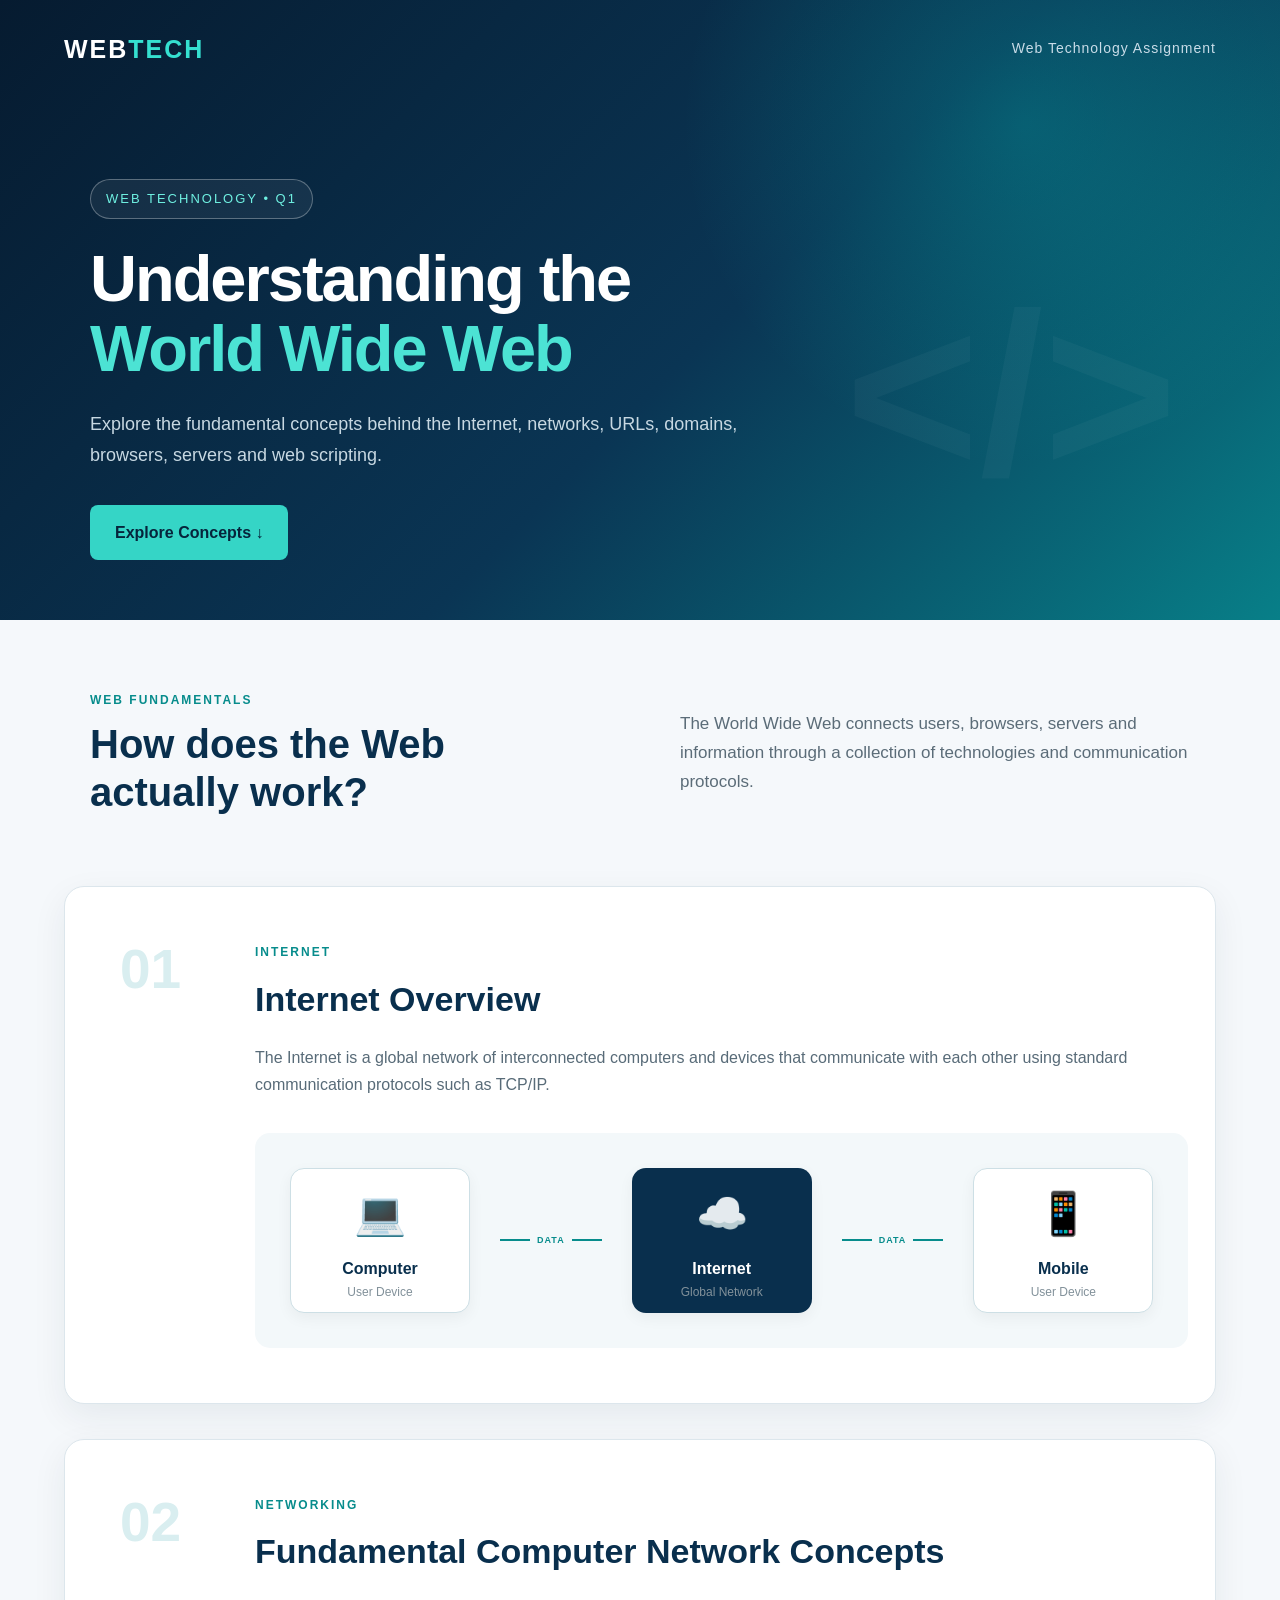
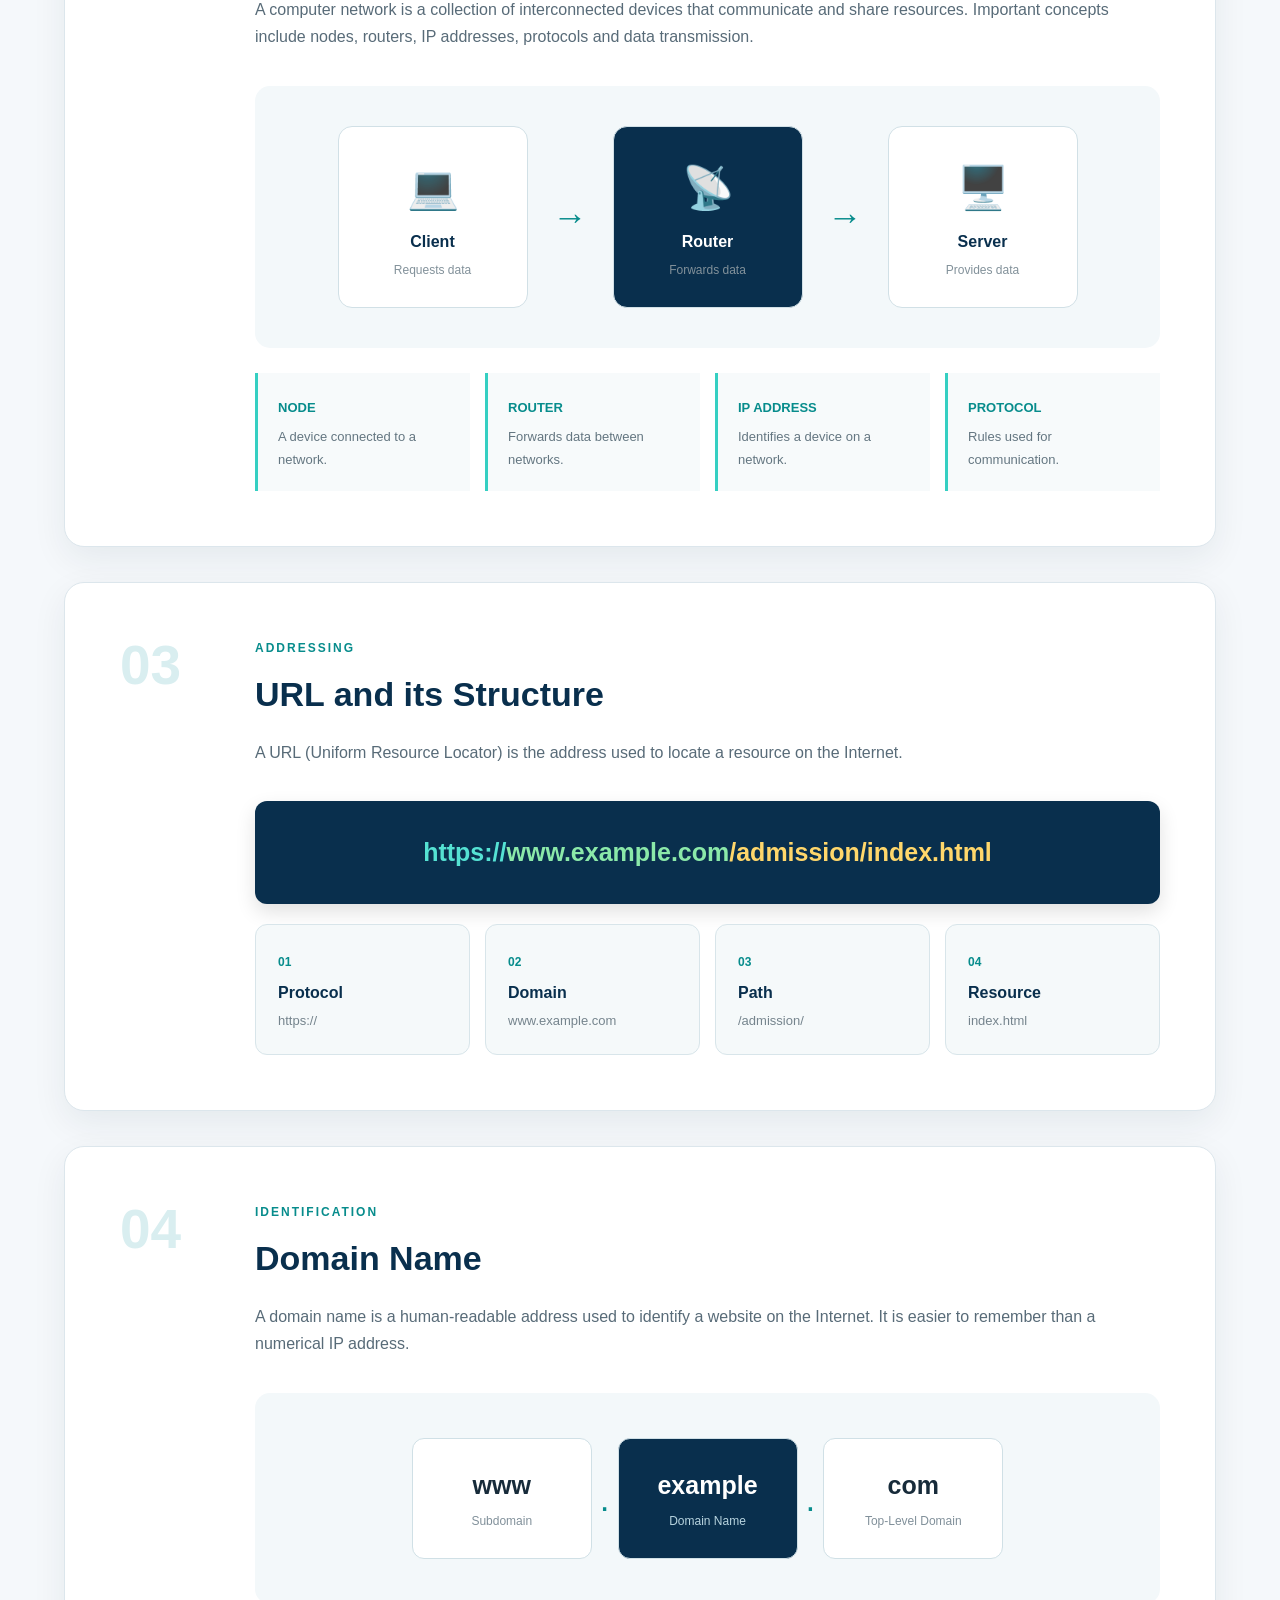
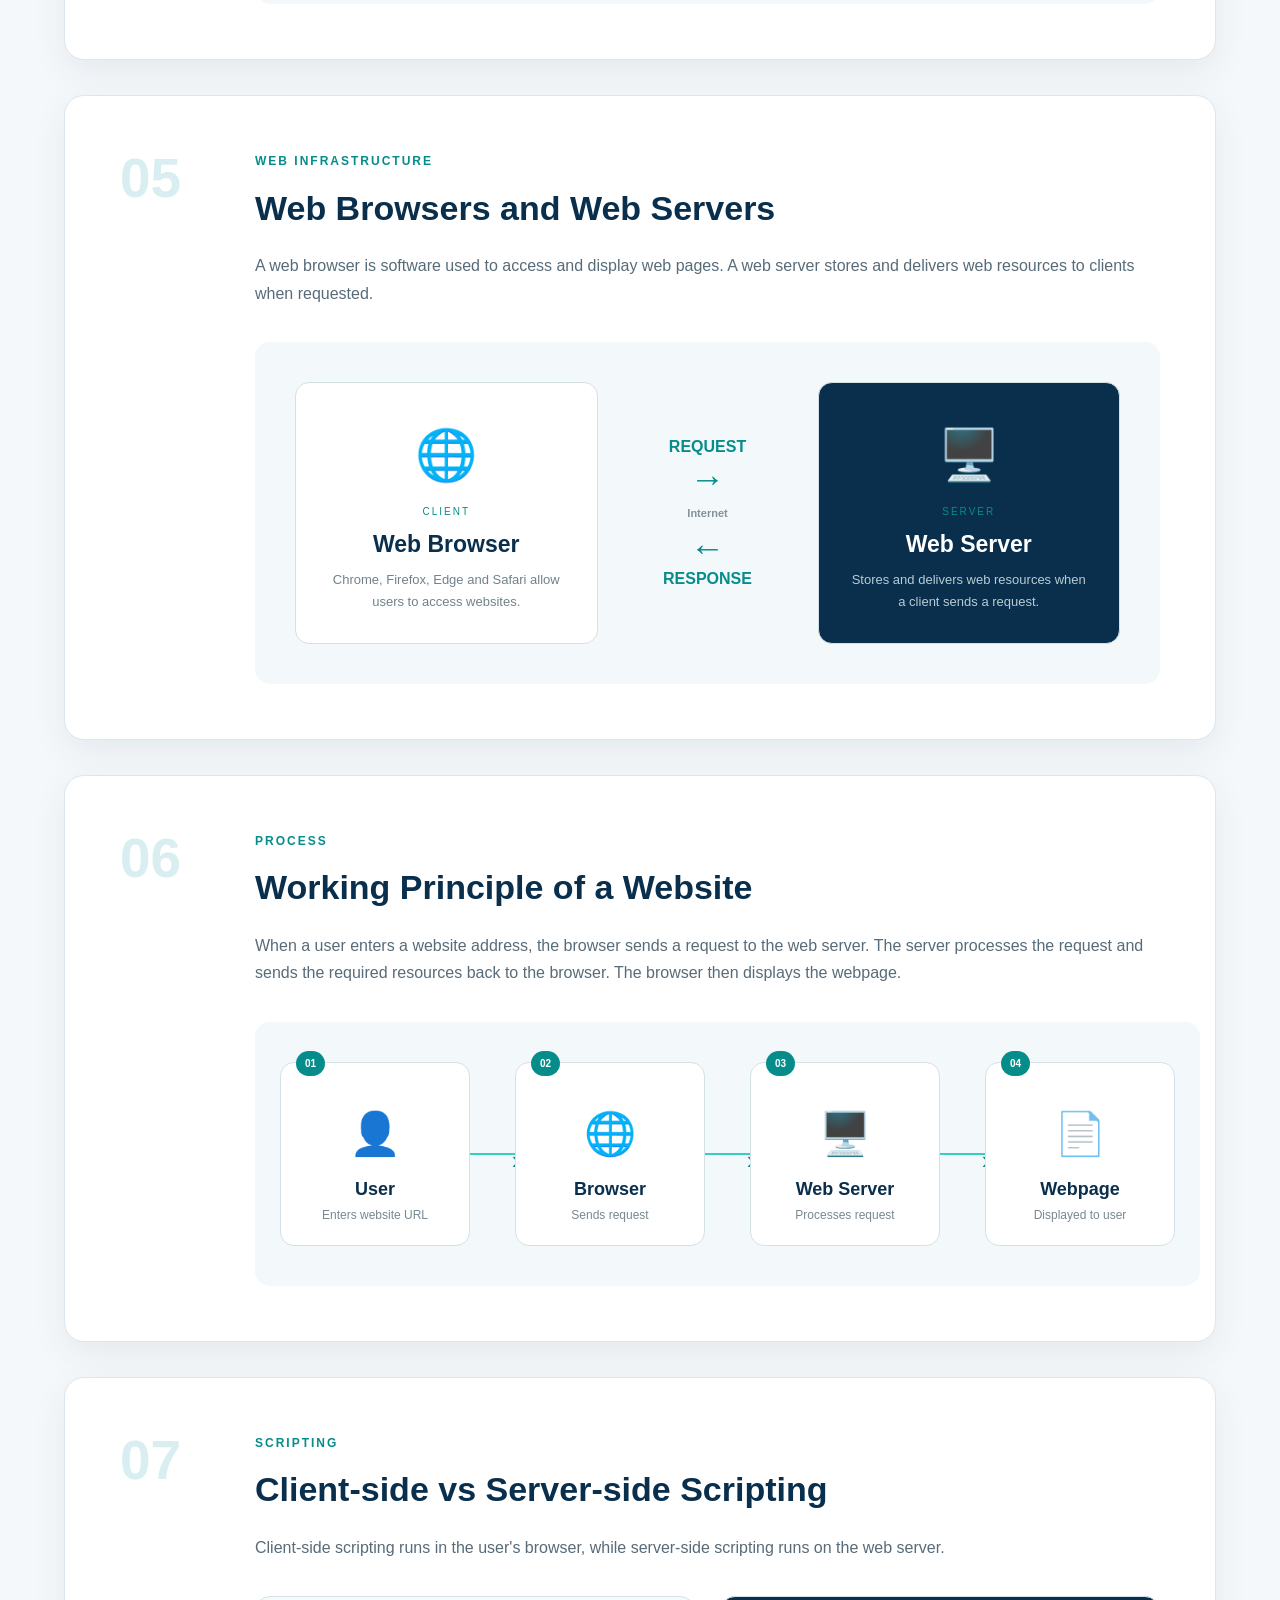
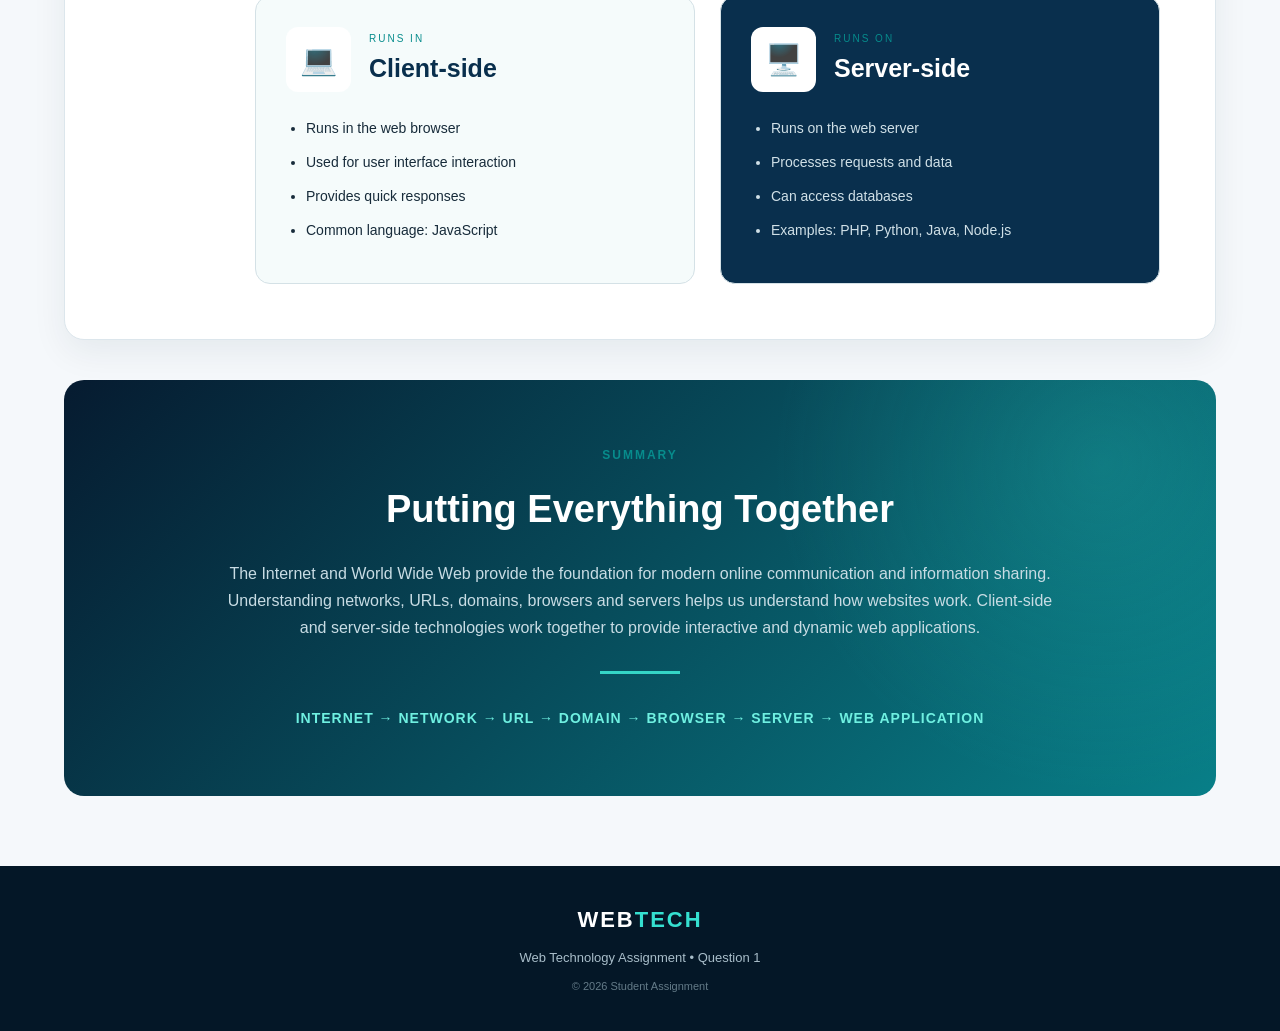
<file: Q1/index.html>
<!DOCTYPE html>
<html lang="en">

<head>
    <meta charset="UTF-8">
    <meta name="viewport" content="width=device-width, initial-scale=1.0">

    <title>Web Technology | Fundamental Concepts</title>

    <link rel="stylesheet" href="style.css">
</head>

<body>

    <!-- ================= HERO ================= -->

    <header class="hero">

        <nav>
            <div class="logo">WEB<span>TECH</span></div>

            <div class="nav-text">
                Web Technology Assignment
            </div>
        </nav>

        <div class="hero-content">

            <div class="hero-label">
                WEB TECHNOLOGY • Q1
            </div>

            <h1>
                Understanding the
                <span>World Wide Web</span>
            </h1>

            <p>
                Explore the fundamental concepts behind the Internet,
                networks, URLs, domains, browsers, servers and web scripting.
            </p>

            <div class="hero-buttons">
                <a href="#internet">Explore Concepts ↓</a>
            </div>

        </div>

        <div class="hero-decoration">
            &lt;/&gt;
        </div>

    </header>


    <!-- ================= INTRO ================= -->

    <section class="intro">

        <div>
            <p class="small-title">WEB FUNDAMENTALS</p>

            <h2>
                How does the Web actually work?
            </h2>
        </div>

        <p>
            The World Wide Web connects users, browsers, servers and
            information through a collection of technologies and
            communication protocols.
        </p>

    </section>


    <main>


        <!-- ================= 01 ================= -->

        <section class="concept" id="internet">

            <div class="number">
                01
            </div>

            <div class="concept-content">

                <p class="tag">INTERNET</p>

                <h2>Internet Overview</h2>

                <p>
                    The Internet is a global network of interconnected
                    computers and devices that communicate with each other
                    using standard communication protocols such as TCP/IP.
                </p>

                <div class="visual internet-visual">

                    <div class="visual-item">
                        <div class="icon">💻</div>
                        <strong>Computer</strong>
                        <small>User Device</small>
                    </div>

                    <div class="connection">
                        <span></span>
                        <b>DATA</b>
                        <span></span>
                    </div>

                    <div class="visual-item central">
                        <div class="icon">☁️</div>
                        <strong>Internet</strong>
                        <small>Global Network</small>
                    </div>

                    <div class="connection">
                        <span></span>
                        <b>DATA</b>
                        <span></span>
                    </div>

                    <div class="visual-item">
                        <div class="icon">📱</div>
                        <strong>Mobile</strong>
                        <small>User Device</small>
                    </div>

                </div>

            </div>

        </section>


        <!-- ================= 02 ================= -->

        <section class="concept reverse">

            <div class="number">
                02
            </div>

            <div class="concept-content">

                <p class="tag">NETWORKING</p>

                <h2>Fundamental Computer Network Concepts</h2>

                <p>
                    A computer network is a collection of interconnected
                    devices that communicate and share resources.
                    Important concepts include nodes, routers, IP addresses,
                    protocols and data transmission.
                </p>

                <div class="network-visual">

                    <div class="network-item">
                        <div class="network-icon">💻</div>
                        <strong>Client</strong>
                        <small>Requests data</small>
                    </div>

                    <div class="network-arrow">→</div>

                    <div class="network-item highlight">
                        <div class="network-icon">📡</div>
                        <strong>Router</strong>
                        <small>Forwards data</small>
                    </div>

                    <div class="network-arrow">→</div>

                    <div class="network-item">
                        <div class="network-icon">🖥️</div>
                        <strong>Server</strong>
                        <small>Provides data</small>
                    </div>

                </div>

                <div class="definition-grid">

                    <div>
                        <b>NODE</b>
                        <p>A device connected to a network.</p>
                    </div>

                    <div>
                        <b>ROUTER</b>
                        <p>Forwards data between networks.</p>
                    </div>

                    <div>
                        <b>IP ADDRESS</b>
                        <p>Identifies a device on a network.</p>
                    </div>

                    <div>
                        <b>PROTOCOL</b>
                        <p>Rules used for communication.</p>
                    </div>

                </div>

            </div>

        </section>


        <!-- ================= 03 ================= -->

        <section class="concept">

            <div class="number">
                03
            </div>

            <div class="concept-content">

                <p class="tag">ADDRESSING</p>

                <h2>URL and its Structure</h2>

                <p>
                    A URL (Uniform Resource Locator) is the address used
                    to locate a resource on the Internet.
                </p>

                <div class="url-display">

                    <span class="url-protocol">https://</span><span
                        class="url-domain">www.example.com</span><span
                        class="url-path">/admission/index.html</span>

                </div>

                <div class="url-breakdown">

                    <div>
                        <span>01</span>
                        <strong>Protocol</strong>
                        <p>https://</p>
                    </div>

                    <div>
                        <span>02</span>
                        <strong>Domain</strong>
                        <p>www.example.com</p>
                    </div>

                    <div>
                        <span>03</span>
                        <strong>Path</strong>
                        <p>/admission/</p>
                    </div>

                    <div>
                        <span>04</span>
                        <strong>Resource</strong>
                        <p>index.html</p>
                    </div>

                </div>

            </div>

        </section>


        <!-- ================= 04 ================= -->

        <section class="concept reverse">

            <div class="number">
                04
            </div>

            <div class="concept-content">

                <p class="tag">IDENTIFICATION</p>

                <h2>Domain Name</h2>

                <p>
                    A domain name is a human-readable address used to
                    identify a website on the Internet. It is easier to
                    remember than a numerical IP address.
                </p>

                <div class="domain-display">

                    <div class="domain-piece">
                        <strong>www</strong>
                        <span>Subdomain</span>
                    </div>

                    <div class="dot">.</div>

                    <div class="domain-piece main-domain">
                        <strong>example</strong>
                        <span>Domain Name</span>
                    </div>

                    <div class="dot">.</div>

                    <div class="domain-piece">
                        <strong>com</strong>
                        <span>Top-Level Domain</span>
                    </div>

                </div>

            </div>

        </section>


        <!-- ================= 05 ================= -->

        <section class="concept">

            <div class="number">
                05
            </div>

            <div class="concept-content">

                <p class="tag">WEB INFRASTRUCTURE</p>

                <h2>Web Browsers and Web Servers</h2>

                <p>
                    A web browser is software used to access and display
                    web pages. A web server stores and delivers web
                    resources to clients when requested.
                </p>

                <div class="browser-server">

                    <div class="browser-card">

                        <div class="big-icon">🌐</div>

                        <p class="card-label">CLIENT</p>

                        <h3>Web Browser</h3>

                        <p>
                            Chrome, Firefox, Edge and Safari
                            allow users to access websites.
                        </p>

                    </div>

                    <div class="communication">

                        <span>REQUEST</span>
                        <div>→</div>
                        <small>Internet</small>
                        <div>←</div>
                        <span>RESPONSE</span>

                    </div>

                    <div class="browser-card server-card">

                        <div class="big-icon">🖥️</div>

                        <p class="card-label">SERVER</p>

                        <h3>Web Server</h3>

                        <p>
                            Stores and delivers web resources
                            when a client sends a request.
                        </p>

                    </div>

                </div>

            </div>

        </section>


        <!-- ================= 06 ================= -->

        <section class="concept">

            <div class="number">
                06
            </div>

            <div class="concept-content">

                <p class="tag">PROCESS</p>

                <h2>Working Principle of a Website</h2>

                <p>
                    When a user enters a website address, the browser
                    sends a request to the web server. The server processes
                    the request and sends the required resources back to
                    the browser. The browser then displays the webpage.
                </p>

                <div class="process">

                    <div class="process-step">

                        <span>01</span>

                        <div class="process-icon">👤</div>

                        <h3>User</h3>

                        <p>
                            Enters website URL
                        </p>

                    </div>

                    <div class="process-line"></div>

                    <div class="process-step">

                        <span>02</span>

                        <div class="process-icon">🌐</div>

                        <h3>Browser</h3>

                        <p>
                            Sends request
                        </p>

                    </div>

                    <div class="process-line"></div>

                    <div class="process-step">

                        <span>03</span>

                        <div class="process-icon">🖥️</div>

                        <h3>Web Server</h3>

                        <p>
                            Processes request
                        </p>

                    </div>

                    <div class="process-line"></div>

                    <div class="process-step">

                        <span>04</span>

                        <div class="process-icon">📄</div>

                        <h3>Webpage</h3>

                        <p>
                            Displayed to user
                        </p>

                    </div>

                </div>

            </div>

        </section>


        <!-- ================= 07 ================= -->

        <section class="concept">

            <div class="number">
                07
            </div>

            <div class="concept-content">

                <p class="tag">SCRIPTING</p>

                <h2>Client-side vs Server-side Scripting</h2>

                <p>
                    Client-side scripting runs in the user's browser,
                    while server-side scripting runs on the web server.
                </p>

                <div class="comparison">

                    <div class="comparison-card client">

                        <div class="comparison-header">

                            <div class="comparison-icon">
                                💻
                            </div>

                            <div>
                                <p>RUNS IN</p>
                                <h3>Client-side</h3>
                            </div>

                        </div>

                        <ul>
                            <li>Runs in the web browser</li>
                            <li>Used for user interface interaction</li>
                            <li>Provides quick responses</li>
                            <li>Common language: JavaScript</li>
                        </ul>

                    </div>


                    <div class="comparison-card server">

                        <div class="comparison-header">

                            <div class="comparison-icon">
                                🖥️
                            </div>

                            <div>
                                <p>RUNS ON</p>
                                <h3>Server-side</h3>
                            </div>

                        </div>

                        <ul>
                            <li>Runs on the web server</li>
                            <li>Processes requests and data</li>
                            <li>Can access databases</li>
                            <li>Examples: PHP, Python, Java, Node.js</li>
                        </ul>

                    </div>

                </div>

            </div>

        </section>


        <!-- ================= CONCLUSION ================= -->

        <section class="final-section">

            <p class="tag">SUMMARY</p>

            <h2>Putting Everything Together</h2>

            <p>
                The Internet and World Wide Web provide the foundation
                for modern online communication and information sharing.
                Understanding networks, URLs, domains, browsers and
                servers helps us understand how websites work.
                Client-side and server-side technologies work together
                to provide interactive and dynamic web applications.
            </p>

            <div class="final-line"></div>

            <strong>
                INTERNET → NETWORK → URL → DOMAIN → BROWSER → SERVER → WEB APPLICATION
            </strong>

        </section>

    </main>


    <!-- ================= FOOTER ================= -->

    <footer>

        <div class="footer-logo">
            WEB<span>TECH</span>
        </div>

        <p>
            Web Technology Assignment • Question 1
        </p>

        <p class="copyright">
            © 2026 Student Assignment
        </p>

    </footer>

</body>

</html>
</file>
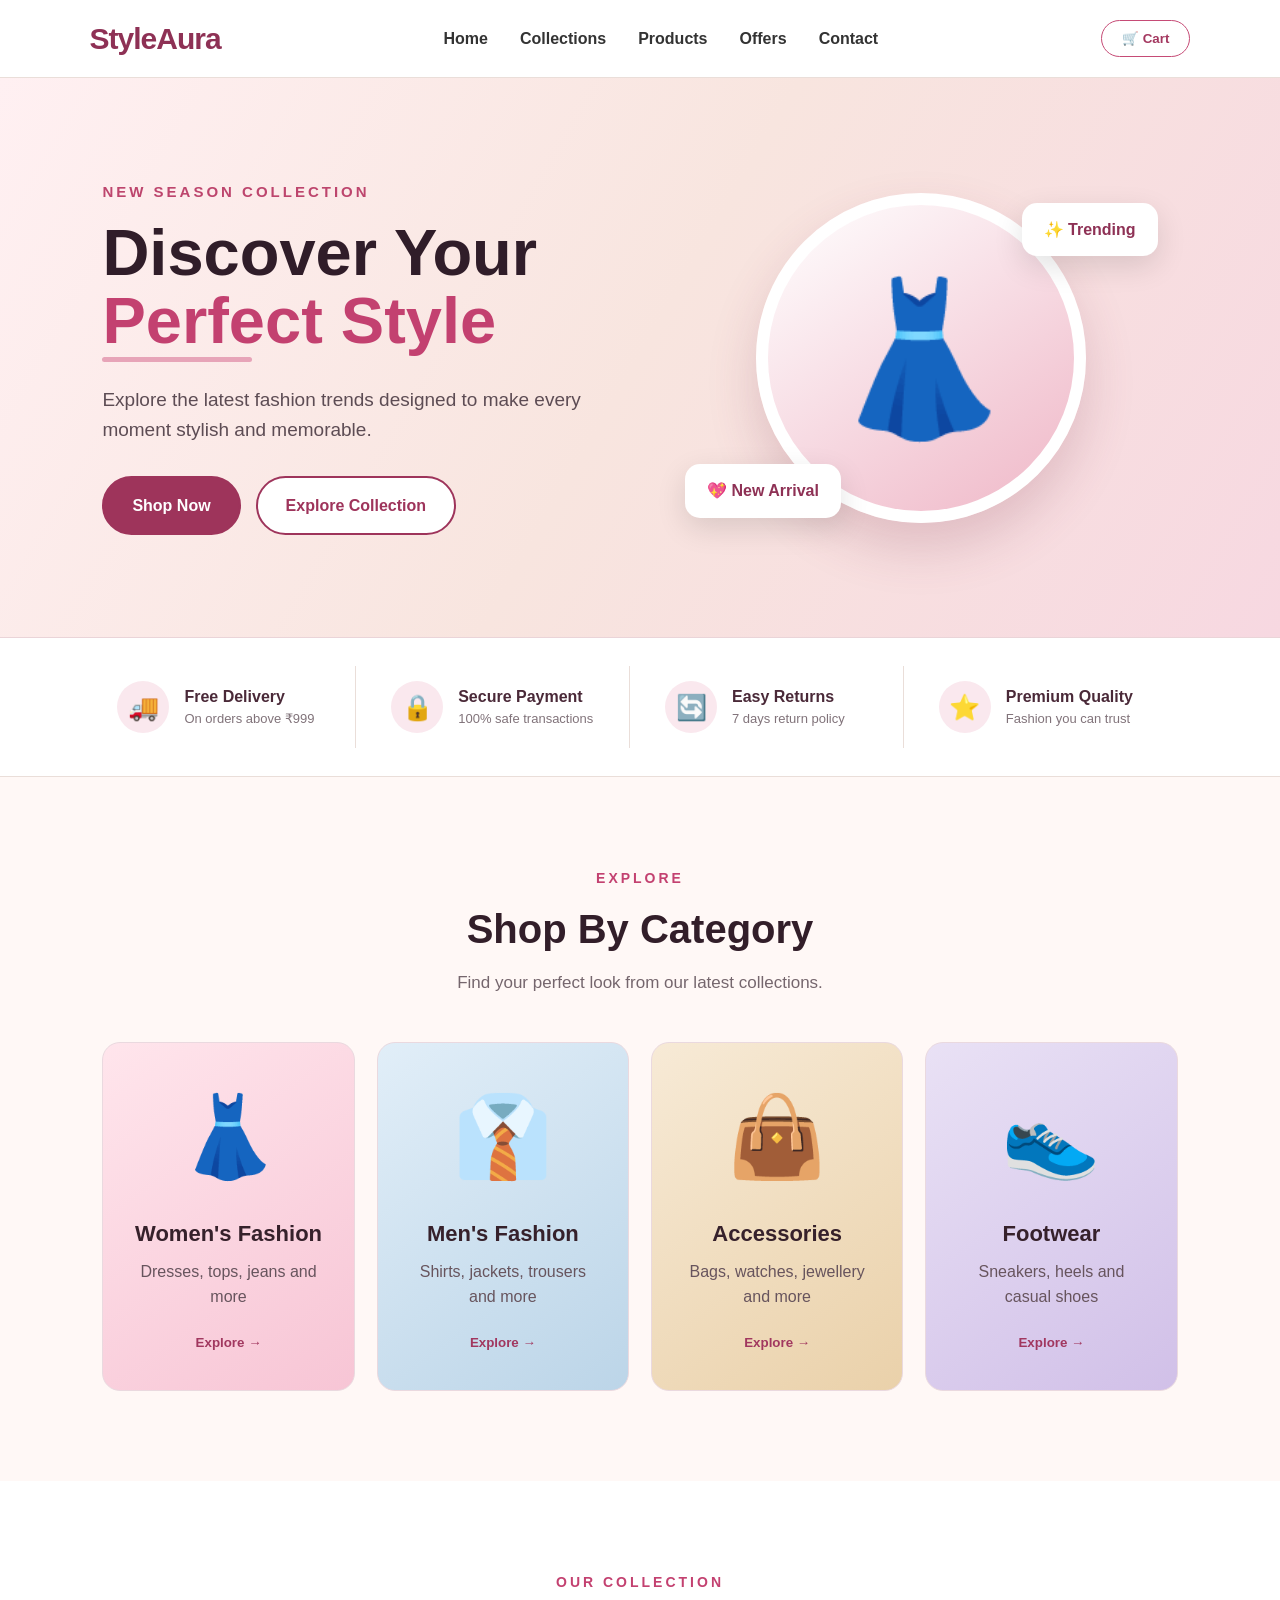
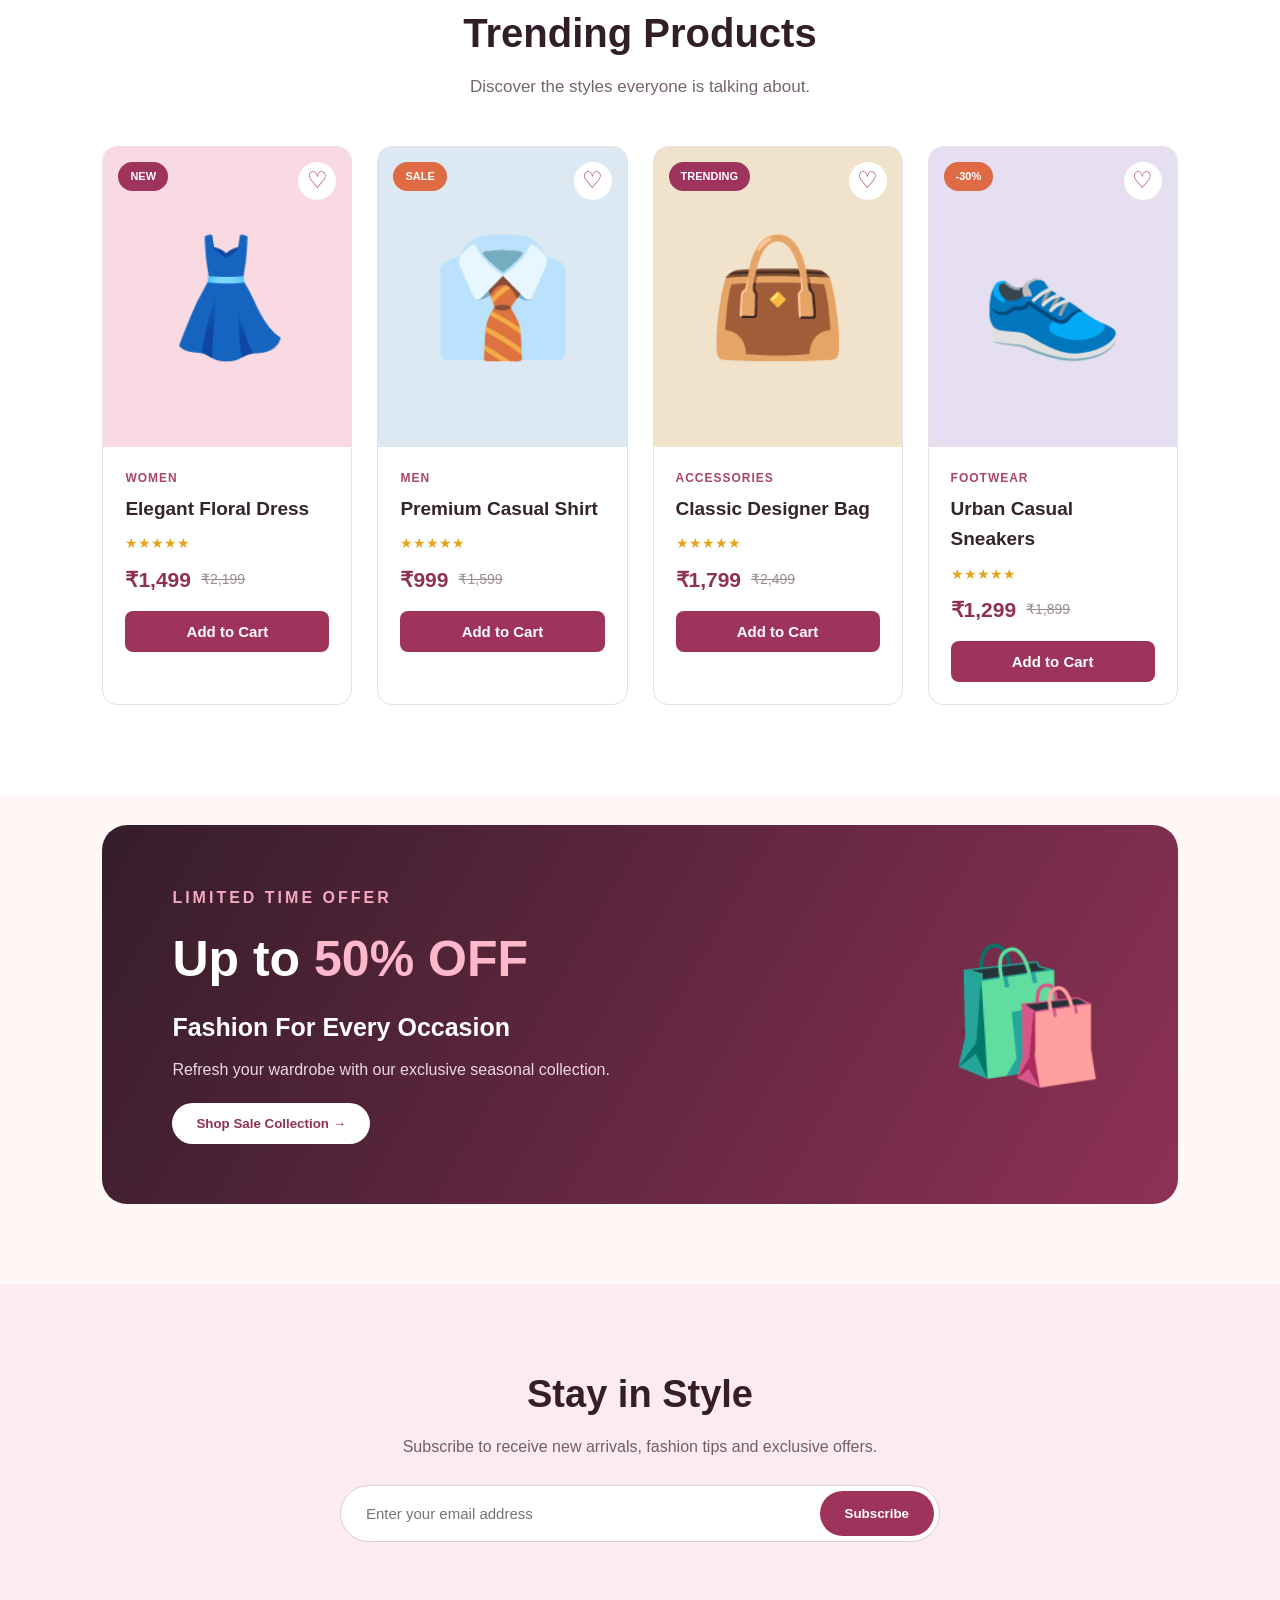
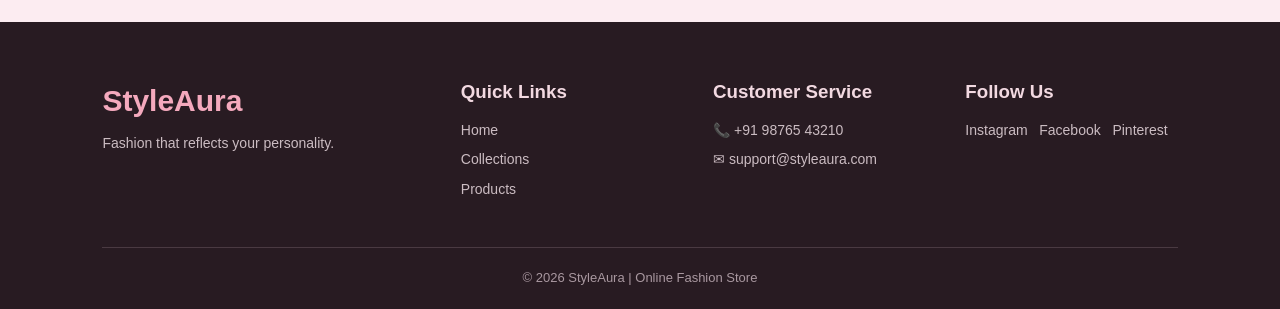
<file: Q3/index.html>
<!DOCTYPE html>
<html lang="en">

<head>
    <meta charset="UTF-8">
    <meta name="viewport" content="width=device-width, initial-scale=1.0">

    <title>StyleAura - Online Fashion Store</title>

    <link rel="stylesheet" href="style.css">
</head>

<body>

    <!-- ================= HEADER ================= -->

    <header class="header">

        <div class="logo">
            StyleAura
        </div>

        <nav>
            <a href="#home">Home</a>
            <a href="#collections">Collections</a>
            <a href="#products">Products</a>
            <a href="#offers">Offers</a>
            <a href="#contact">Contact</a>
        </nav>

        <button class="cart-btn">
            🛒 Cart
        </button>

    </header>


    <!-- ================= HERO SECTION ================= -->

    <section class="hero" id="home">

        <div class="hero-content">

            <p class="small-title">
                NEW SEASON COLLECTION
            </p>

            <h1>
                Discover Your
                <span>Perfect Style</span>
            </h1>

            <p class="hero-text">
                Explore the latest fashion trends designed
                to make every moment stylish and memorable.
            </p>

            <div class="hero-buttons">

                <a href="#products" class="shop-btn">
                    Shop Now
                </a>

                <a href="#collections" class="explore-btn">
                    Explore Collection
                </a>

            </div>

        </div>


        <div class="hero-fashion">

            <div class="fashion-circle">
                👗
            </div>

            <div class="floating-card card-one">
                ✨ Trending
            </div>

            <div class="floating-card card-two">
                💖 New Arrival
            </div>

        </div>

    </section>



    <!-- ================= FEATURES ================= -->

    <section class="features">

        <div class="feature">

            <div class="feature-icon">
                🚚
            </div>

            <div>
                <h3>Free Delivery</h3>
                <p>On orders above ₹999</p>
            </div>

        </div>


        <div class="feature">

            <div class="feature-icon">
                🔒
            </div>

            <div>
                <h3>Secure Payment</h3>
                <p>100% safe transactions</p>
            </div>

        </div>


        <div class="feature">

            <div class="feature-icon">
                🔄
            </div>

            <div>
                <h3>Easy Returns</h3>
                <p>7 days return policy</p>
            </div>

        </div>


        <div class="feature">

            <div class="feature-icon">
                ⭐
            </div>

            <div>
                <h3>Premium Quality</h3>
                <p>Fashion you can trust</p>
            </div>

        </div>

    </section>



    <!-- ================= COLLECTIONS ================= -->

    <section class="section" id="collections">

        <div class="section-heading">

            <p>EXPLORE</p>

            <h2>Shop By Category</h2>

            <span>
                Find your perfect look from our latest collections.
            </span>

        </div>


        <div class="category-grid">

            <div class="category-card women">

                <div class="category-icon">
                    👗
                </div>

                <h3>Women's Fashion</h3>

                <p>
                    Dresses, tops, jeans and more
                </p>

                <button>
                    Explore →
                </button>

            </div>


            <div class="category-card men">

                <div class="category-icon">
                    👔
                </div>

                <h3>Men's Fashion</h3>

                <p>
                    Shirts, jackets, trousers and more
                </p>

                <button>
                    Explore →
                </button>

            </div>


            <div class="category-card accessories">

                <div class="category-icon">
                    👜
                </div>

                <h3>Accessories</h3>

                <p>
                    Bags, watches, jewellery and more
                </p>

                <button>
                    Explore →
                </button>

            </div>


            <div class="category-card footwear">

                <div class="category-icon">
                    👟
                </div>

                <h3>Footwear</h3>

                <p>
                    Sneakers, heels and casual shoes
                </p>

                <button>
                    Explore →
                </button>

            </div>

        </div>

    </section>



    <!-- ================= PRODUCTS ================= -->

    <section class="products-section" id="products">

        <div class="section-heading">

            <p>OUR COLLECTION</p>

            <h2>Trending Products</h2>

            <span>
                Discover the styles everyone is talking about.
            </span>

        </div>


        <div class="product-grid">


            <!-- PRODUCT 1 -->

            <div class="product-card">

                <div class="product-image product-one">

                    <span class="badge">
                        NEW
                    </span>

                    <div class="product-emoji">
                        👗
                    </div>

                    <button class="heart">
                        ♡
                    </button>

                </div>

                <div class="product-info">

                    <p class="product-category">
                        WOMEN
                    </p>

                    <h3>
                        Elegant Floral Dress
                    </h3>

                    <div class="rating">
                        ★★★★★
                    </div>

                    <div class="price">

                        <strong>
                            ₹1,499
                        </strong>

                        <del>
                            ₹2,199
                        </del>

                    </div>

                    <button class="add-btn">
                        Add to Cart
                    </button>

                </div>

            </div>



            <!-- PRODUCT 2 -->

            <div class="product-card">

                <div class="product-image product-two">

                    <span class="badge sale">
                        SALE
                    </span>

                    <div class="product-emoji">
                        👔
                    </div>

                    <button class="heart">
                        ♡
                    </button>

                </div>

                <div class="product-info">

                    <p class="product-category">
                        MEN
                    </p>

                    <h3>
                        Premium Casual Shirt
                    </h3>

                    <div class="rating">
                        ★★★★★
                    </div>

                    <div class="price">

                        <strong>
                            ₹999
                        </strong>

                        <del>
                            ₹1,599
                        </del>

                    </div>

                    <button class="add-btn">
                        Add to Cart
                    </button>

                </div>

            </div>



            <!-- PRODUCT 3 -->

            <div class="product-card">

                <div class="product-image product-three">

                    <span class="badge">
                        TRENDING
                    </span>

                    <div class="product-emoji">
                        👜
                    </div>

                    <button class="heart">
                        ♡
                    </button>

                </div>

                <div class="product-info">

                    <p class="product-category">
                        ACCESSORIES
                    </p>

                    <h3>
                        Classic Designer Bag
                    </h3>

                    <div class="rating">
                        ★★★★★
                    </div>

                    <div class="price">

                        <strong>
                            ₹1,799
                        </strong>

                        <del>
                            ₹2,499
                        </del>

                    </div>

                    <button class="add-btn">
                        Add to Cart
                    </button>

                </div>

            </div>



            <!-- PRODUCT 4 -->

            <div class="product-card">

                <div class="product-image product-four">

                    <span class="badge sale">
                        -30%
                    </span>

                    <div class="product-emoji">
                        👟
                    </div>

                    <button class="heart">
                        ♡
                    </button>

                </div>

                <div class="product-info">

                    <p class="product-category">
                        FOOTWEAR
                    </p>

                    <h3>
                        Urban Casual Sneakers
                    </h3>

                    <div class="rating">
                        ★★★★★
                    </div>

                    <div class="price">

                        <strong>
                            ₹1,299
                        </strong>

                        <del>
                            ₹1,899
                        </del>

                    </div>

                    <button class="add-btn">
                        Add to Cart
                    </button>

                </div>

            </div>

        </div>

    </section>



    <!-- ================= OFFER ================= -->

    <section class="offer" id="offers">

        <div class="offer-content">

            <p>
                LIMITED TIME OFFER
            </p>

            <h2>
                Up to <span>50% OFF</span>
            </h2>

            <h3>
                Fashion For Every Occasion
            </h3>

            <p>
                Refresh your wardrobe with our exclusive
                seasonal collection.
            </p>

            <button>
                Shop Sale Collection →
            </button>

        </div>

        <div class="offer-icon">
            🛍️
        </div>

    </section>



    <!-- ================= NEWSLETTER ================= -->

    <section class="newsletter">

        <h2>
            Stay in Style
        </h2>

        <p>
            Subscribe to receive new arrivals, fashion tips
            and exclusive offers.
        </p>

        <div class="subscribe">

            <input
                type="email"
                placeholder="Enter your email address"
            >

            <button>
                Subscribe
            </button>

        </div>

    </section>



    <!-- ================= FOOTER ================= -->

    <footer id="contact">

        <div class="footer-content">

            <div>

                <h2>
                    StyleAura
                </h2>

                <p>
                    Fashion that reflects your personality.
                </p>

            </div>


            <div>

                <h3>
                    Quick Links
                </h3>

                <a href="#home">Home</a>
                <a href="#collections">Collections</a>
                <a href="#products">Products</a>

            </div>


            <div>

                <h3>
                    Customer Service
                </h3>

                <p>📞 +91 98765 43210</p>
                <p>✉ support@styleaura.com</p>

            </div>


            <div>

                <h3>
                    Follow Us
                </h3>

                <p>
                    Instagram &nbsp; Facebook &nbsp; Pinterest
                </p>

            </div>

        </div>


        <div class="copyright">

            © 2026 StyleAura | Online Fashion Store

        </div>

    </footer>

</body>

</html>
</file>
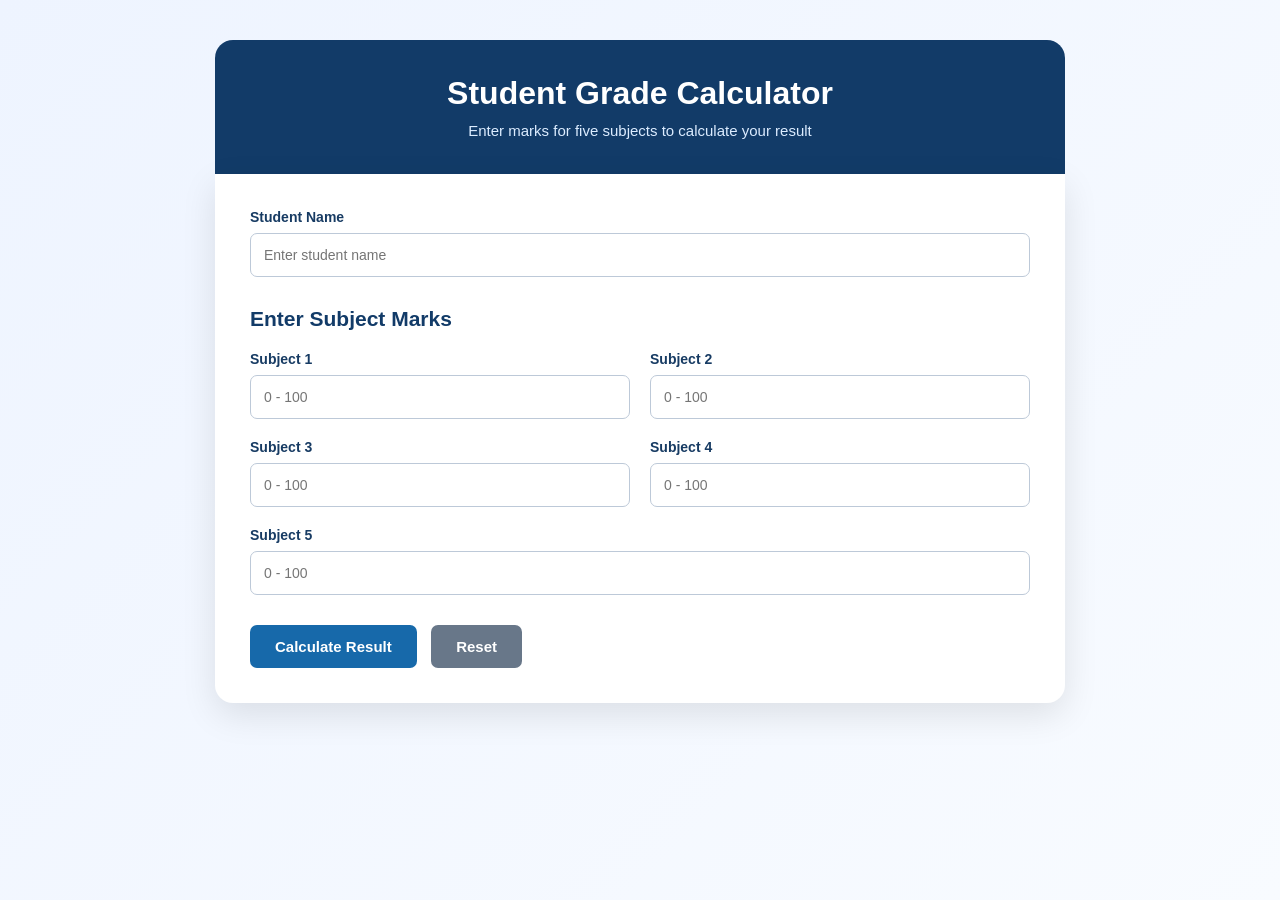
<file: Q4/index.html>
<!DOCTYPE html>
<html lang="en">

<head>
    <meta charset="UTF-8">
    <meta name="viewport" content="width=device-width, initial-scale=1.0">

    <title>Student Grade Calculator</title>

    <link rel="stylesheet" href="style.css">
</head>

<body>

    <div class="container">

        <div class="header">
            <h1>Student Grade Calculator</h1>
            <p>Enter marks for five subjects to calculate your result</p>
        </div>


        <div class="calculator">

            <div class="student-info">

                <label>Student Name</label>
                <input type="text" id="studentName"
                       placeholder="Enter student name">

            </div>


            <h2>Enter Subject Marks</h2>


            <div class="subjects">

                <div class="subject">
                    <label>Subject 1</label>
                    <input type="number" id="mark1"
                           min="0" max="100"
                           placeholder="0 - 100">
                </div>


                <div class="subject">
                    <label>Subject 2</label>
                    <input type="number" id="mark2"
                           min="0" max="100"
                           placeholder="0 - 100">
                </div>


                <div class="subject">
                    <label>Subject 3</label>
                    <input type="number" id="mark3"
                           min="0" max="100"
                           placeholder="0 - 100">
                </div>


                <div class="subject">
                    <label>Subject 4</label>
                    <input type="number" id="mark4"
                           min="0" max="100"
                           placeholder="0 - 100">
                </div>


                <div class="subject">
                    <label>Subject 5</label>
                    <input type="number" id="mark5"
                           min="0" max="100"
                           placeholder="0 - 100">
                </div>

            </div>


            <button onclick="calculateResult()">
                Calculate Result
            </button>


            <button class="reset" onclick="resetForm()">
                Reset
            </button>


            <div id="result" class="result">

                <h2>Student Result</h2>

                <p>
                    <strong>Name:</strong>
                    <span id="displayName"></span>
                </p>

                <div class="result-box">

                    <div>
                        <span>Total</span>
                        <strong id="total"></strong>
                    </div>

                    <div>
                        <span>Average</span>
                        <strong id="average"></strong>
                    </div>

                    <div>
                        <span>Grade</span>
                        <strong id="grade"></strong>
                    </div>

                    <div>
                        <span>Status</span>
                        <strong id="status"></strong>
                    </div>

                </div>

            </div>

        </div>

    </div>


    <script src="script.js"></script>

</body>

</html>
</file>
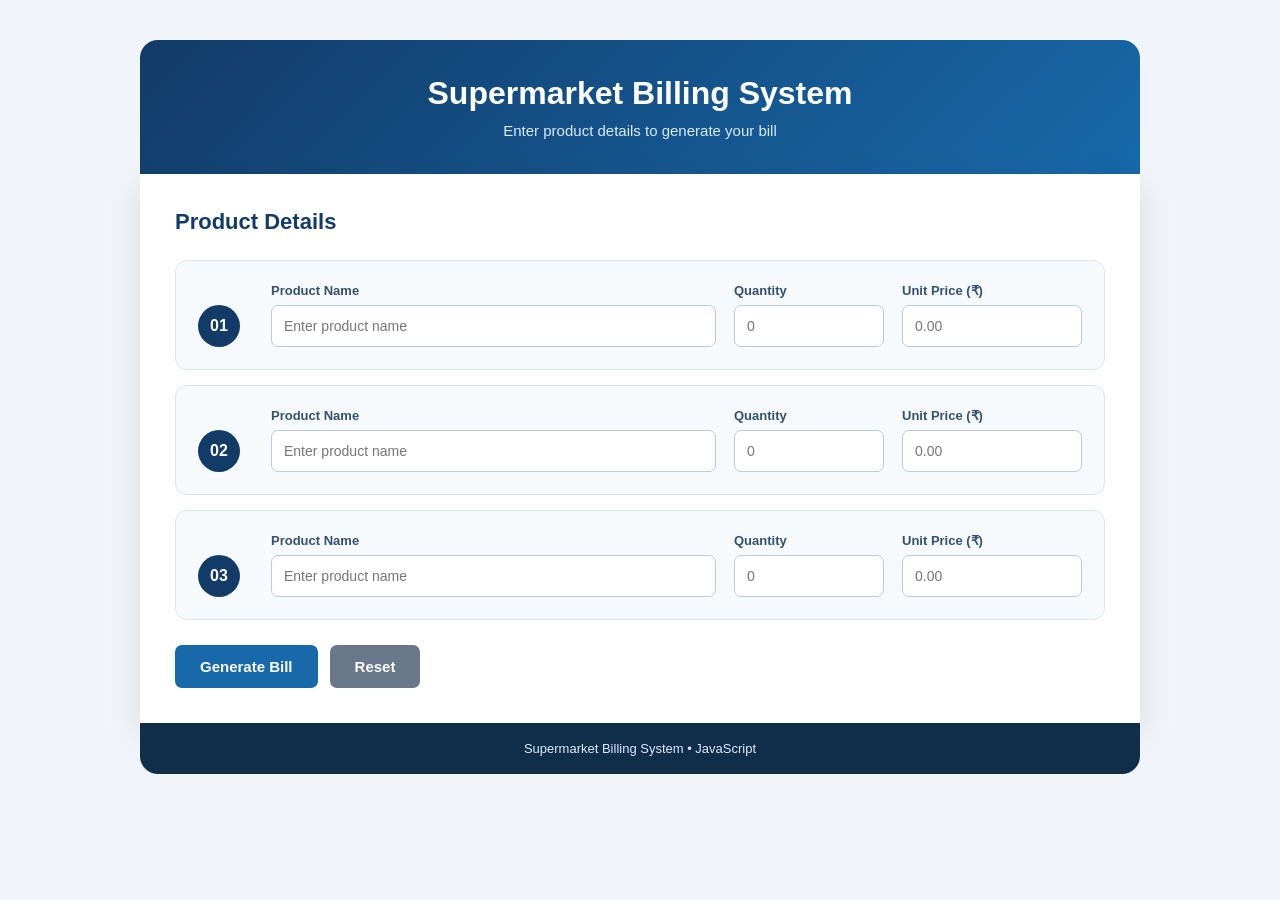
<file: Q5/index.html>
<!DOCTYPE html>
<html lang="en">

<head>
    <meta charset="UTF-8">
    <meta name="viewport" content="width=device-width, initial-scale=1.0">

    <title>Supermarket Billing System</title>

    <link rel="stylesheet" href="style.css">
</head>

<body>

    <div class="container">

        <header>
            <h1>Supermarket Billing System</h1>
            <p>Enter product details to generate your bill</p>
        </header>


        <main class="billing-card">

            <h2>Product Details</h2>


            <div class="product">

                <div class="product-number">01</div>

                <div class="field">
                    <label>Product Name</label>
                    <input type="text" id="product1"
                           placeholder="Enter product name">
                </div>

                <div class="field">
                    <label>Quantity</label>
                    <input type="number" id="quantity1"
                           min="1"
                           placeholder="0">
                </div>

                <div class="field">
                    <label>Unit Price (₹)</label>
                    <input type="number" id="price1"
                           min="0"
                           placeholder="0.00">
                </div>

            </div>


            <div class="product">

                <div class="product-number">02</div>

                <div class="field">
                    <label>Product Name</label>
                    <input type="text" id="product2"
                           placeholder="Enter product name">
                </div>

                <div class="field">
                    <label>Quantity</label>
                    <input type="number" id="quantity2"
                           min="1"
                           placeholder="0">
                </div>

                <div class="field">
                    <label>Unit Price (₹)</label>
                    <input type="number" id="price2"
                           min="0"
                           placeholder="0.00">
                </div>

            </div>


            <div class="product">

                <div class="product-number">03</div>

                <div class="field">
                    <label>Product Name</label>
                    <input type="text" id="product3"
                           placeholder="Enter product name">
                </div>

                <div class="field">
                    <label>Quantity</label>
                    <input type="number" id="quantity3"
                           min="1"
                           placeholder="0">
                </div>

                <div class="field">
                    <label>Unit Price (₹)</label>
                    <input type="number" id="price3"
                           min="0"
                           placeholder="0.00">
                </div>

            </div>


            <div class="buttons">

                <button onclick="generateBill()">
                    Generate Bill
                </button>

                <button class="reset" onclick="resetBill()">
                    Reset
                </button>

            </div>


            <!-- Bill Output -->

            <div id="bill" class="bill">

                <h2>Bill Summary</h2>

                <div class="bill-header">
                    <span>Product</span>
                    <span>Qty</span>
                    <span>Unit Price</span>
                    <span>Amount</span>
                </div>


                <div id="billItems"></div>


                <div class="summary">

                    <div>
                        <span>Subtotal</span>
                        <strong id="subtotal">₹0.00</strong>
                    </div>

                    <div>
                        <span>Discount</span>
                        <strong id="discount">₹0.00</strong>
                    </div>

                    <div class="final">
                        <span>Final Payable Amount</span>
                        <strong id="finalAmount">₹0.00</strong>
                    </div>

                </div>

            </div>

        </main>


        <footer>
            Supermarket Billing System • JavaScript
        </footer>

    </div>


    <script src="script.js"></script>

</body>

</html>
</file>
<file: Q1/style.css>
/* =====================================================
   GLOBAL
===================================================== */

* {
    margin: 0;
    padding: 0;
    box-sizing: border-box;
}

html {
    scroll-behavior: smooth;
}

body {
    font-family: Arial, Helvetica, sans-serif;

    background: #f5f8fb;

    color: #172b3a;

    line-height: 1.7;
}


/* =====================================================
   HERO
===================================================== */

.hero {
    min-height: 620px;

    position: relative;

    overflow: hidden;

    color: white;

    background:
        radial-gradient(
            circle at 80% 20%,
            rgba(0, 214, 201, 0.22),
            transparent 30%
        ),
        linear-gradient(
            135deg,
            #061b30,
            #0a3554 55%,
            #087f88
        );
}


/* NAVIGATION */

nav {
    width: 90%;
    max-width: 1250px;

    margin: auto;

    padding: 28px 0;

    display: flex;

    justify-content: space-between;

    align-items: center;
}

.logo {
    font-size: 25px;

    font-weight: 800;

    letter-spacing: 2px;
}

.logo span,
.footer-logo span {
    color: #35e0d0;
}

.nav-text {
    font-size: 14px;

    color: #c9dce8;

    letter-spacing: 1px;
}


/* HERO CONTENT */

.hero-content {
    width: 90%;
    max-width: 1100px;

    margin: 80px auto 0;
}

.hero-label {
    display: inline-block;

    padding: 8px 15px;

    border: 1px solid rgba(255,255,255,0.3);

    border-radius: 30px;

    font-size: 13px;

    letter-spacing: 2px;

    color: #6ff0e1;

    background: rgba(255,255,255,0.06);
}

.hero h1 {
    max-width: 800px;

    margin-top: 25px;

    font-size: 65px;

    line-height: 1.08;

    letter-spacing: -2px;
}

.hero h1 span {
    display: block;

    color: #4ce3d4;
}

.hero p {
    max-width: 650px;

    margin-top: 25px;

    color: #c7d8e2;

    font-size: 18px;
}

.hero-buttons {
    margin-top: 35px;
}

.hero-buttons a {
    display: inline-block;

    padding: 14px 25px;

    border-radius: 8px;

    background: #35d5c6;

    color: #06243b;

    text-decoration: none;

    font-weight: bold;

    transition: 0.3s;
}

.hero-buttons a:hover {
    transform: translateY(-3px);

    background: #65eee2;
}


/* HERO DECORATION */

.hero-decoration {
    position: absolute;

    right: 8%;

    bottom: 30px;

    font-size: 230px;

    font-weight: bold;

    color: rgba(255,255,255,0.035);

    user-select: none;
}


/* =====================================================
   INTRO
===================================================== */

.intro {
    width: 90%;
    max-width: 1100px;

    margin: 70px auto;

    display: grid;

    grid-template-columns: 1fr 1fr;

    gap: 80px;

    align-items: center;
}

.small-title,
.tag {
    color: #078c8c;

    font-size: 12px;

    font-weight: bold;

    letter-spacing: 2px;
}

.intro h2 {
    margin-top: 10px;

    font-size: 40px;

    color: #092f4d;

    line-height: 1.2;
}

.intro > p {
    color: #5b6c78;

    font-size: 17px;
}


/* =====================================================
   MAIN
===================================================== */

main {
    width: 90%;

    max-width: 1250px;

    margin: auto;
}


/* =====================================================
   CONCEPT SECTION
===================================================== */

.concept {
    position: relative;

    display: grid;

    grid-template-columns: 100px 1fr;

    gap: 35px;

    margin-bottom: 35px;

    padding: 55px;

    background: white;

    border: 1px solid #dce6ec;

    border-radius: 20px;

    box-shadow:
        0 12px 35px rgba(10, 40, 60, 0.07);
}

.number {
    font-size: 55px;

    font-weight: 800;

    color: #d9eef0;

    line-height: 1;
}

.concept-content h2 {
    margin: 8px 0 15px;

    font-size: 34px;

    color: #092f4d;
}

.concept-content > p:not(.tag) {
    max-width: 900px;

    color: #586b78;

    font-size: 16px;
}


/* =====================================================
   INTERNET VISUAL
===================================================== */

.visual {
    margin-top: 35px;

    padding: 35px;

    border-radius: 15px;

    background: #f3f8fa;

    display: flex;

    align-items: center;

    justify-content: center;

    gap: 30px;
}

.visual-item {
    width: 180px;
    height: 145px;

    background: white;

    border: 1px solid #cddfe5;

    border-radius: 14px;

    display: flex;

    flex-direction: column;

    justify-content: center;

    align-items: center;

    box-shadow: 0 5px 15px rgba(0,0,0,0.05);
}

.visual-item.central {
    background: #092f4d;

    color: white;

    border: none;
}

.visual-item.central strong {
    color: white;
}

.icon {
    font-size: 42px;

    margin-bottom: 5px;
}

.visual-item strong {
    color: #092f4d;

    font-size: 16px;
}

.visual-item small {
    color: #82919a;

    font-size: 12px;
}

.connection {
    display: flex;

    align-items: center;

    gap: 7px;

    color: #078c8c;
}

.connection span {
    width: 30px;

    height: 2px;

    background: #078c8c;
}

.connection b {
    font-size: 9px;

    letter-spacing: 1px;
}


/* =====================================================
   NETWORK
===================================================== */

.network-visual {
    margin-top: 35px;

    padding: 40px;

    display: flex;

    justify-content: center;

    align-items: center;

    gap: 25px;

    background: #f3f8fa;

    border-radius: 15px;
}

.network-item {
    width: 190px;

    padding: 25px;

    text-align: center;

    background: white;

    border: 1px solid #d1e0e6;

    border-radius: 14px;
}

.network-item.highlight {
    background: #092f4d;

    color: white;
}

.network-item.highlight strong {
    color: white;
}

.network-icon {
    font-size: 42px;

    margin-bottom: 5px;
}

.network-item strong {
    display: block;

    color: #092f4d;
}

.network-item small {
    color: #82919a;

    font-size: 12px;
}

.network-arrow {
    font-size: 35px;

    color: #078c8c;

    font-weight: bold;
}


/* DEFINITIONS */

.definition-grid {
    margin-top: 25px;

    display: grid;

    grid-template-columns: repeat(4, 1fr);

    gap: 15px;
}

.definition-grid div {
    padding: 20px;

    border-left: 3px solid #35cfc2;

    background: #f7fafb;
}

.definition-grid b {
    color: #078c8c;

    font-size: 13px;
}

.definition-grid p {
    margin-top: 6px;

    color: #647681;

    font-size: 13px;
}


/* =====================================================
   URL
===================================================== */

.url-display {
    margin-top: 35px;

    padding: 30px;

    border-radius: 12px;

    background: #092f4d;

    text-align: center;

    font-size: 25px;

    font-weight: bold;

    overflow-x: auto;

    box-shadow: 0 8px 20px rgba(0,0,0,0.12);
}

.url-protocol {
    color: #55e2d3;
}

.url-domain {
    color: #8be9a9;
}

.url-path {
    color: #ffd76b;
}

.url-breakdown {
    margin-top: 20px;

    display: grid;

    grid-template-columns: repeat(4, 1fr);

    gap: 15px;
}

.url-breakdown div {
    padding: 22px;

    border-radius: 12px;

    background: #f5f9fa;

    border: 1px solid #d8e5ea;
}

.url-breakdown span {
    color: #078c8c;

    font-size: 12px;

    font-weight: bold;
}

.url-breakdown strong {
    display: block;

    margin-top: 5px;

    color: #092f4d;
}

.url-breakdown p {
    margin-top: 4px;

    font-size: 13px;

    color: #75848d;
}


/* =====================================================
   DOMAIN
===================================================== */

.domain-display {
    margin-top: 35px;

    padding: 45px;

    background: #f3f8fa;

    border-radius: 15px;

    display: flex;

    align-items: center;

    justify-content: center;
}

.domain-piece {
    min-width: 180px;

    padding: 25px;

    text-align: center;

    background: white;

    border: 1px solid #d0e0e6;

    border-radius: 12px;
}

.domain-piece.main-domain {
    background: #092f4d;

    color: white;
}

.domain-piece strong {
    display: block;

    font-size: 25px;
}

.domain-piece span {
    font-size: 12px;

    color: #81909a;
}

.main-domain span {
    color: #b8d4df;
}

.dot {
    font-size: 35px;

    color: #078c8c;

    margin: 0 8px;
}


/* =====================================================
   BROWSER SERVER
===================================================== */

.browser-server {
    margin-top: 35px;

    padding: 40px;

    display: grid;

    grid-template-columns: 1fr 180px 1fr;

    align-items: center;

    gap: 20px;

    background: #f3f8fa;

    border-radius: 15px;
}

.browser-card {
    padding: 30px;

    min-height: 230px;

    background: white;

    border-radius: 14px;

    border: 1px solid #d3e1e6;

    text-align: center;
}

.server-card {
    background: #092f4d;

    color: white;
}

.big-icon {
    font-size: 50px;
}

.card-label {
    margin-top: 5px;

    font-size: 10px;

    letter-spacing: 2px;

    color: #078c8c;
}

.browser-card h3 {
    margin: 5px 0;

    font-size: 23px;

    color: #092f4d;
}

.server-card h3 {
    color: white;
}

.browser-card > p:last-child {
    font-size: 13px;

    color: #71828c;
}

.server-card > p:last-child {
    color: #b9ccd5;
}

.communication {
    text-align: center;

    color: #078c8c;

    font-weight: bold;
}

.communication div {
    font-size: 35px;

    line-height: 1;
}

.communication small {
    display: block;

    color: #83929b;

    font-size: 11px;

    margin: 8px;
}


/* =====================================================
   PROCESS
===================================================== */

.process {
    margin-top: 35px;

    padding: 40px 25px;

    background: #f3f8fa;

    border-radius: 15px;

    display: flex;

    align-items: center;

    justify-content: center;
}

.process-step {
    width: 190px;

    min-height: 180px;

    padding: 20px;

    text-align: center;

    background: white;

    border-radius: 14px;

    border: 1px solid #d4e1e6;

    position: relative;
}

.process-step > span {
    position: absolute;

    top: -12px;

    left: 15px;

    padding: 4px 9px;

    background: #078c8c;

    color: white;

    border-radius: 15px;

    font-size: 10px;

    font-weight: bold;
}

.process-icon {
    font-size: 42px;

    margin: 15px 0 5px;
}

.process-step h3 {
    color: #092f4d;

    font-size: 18px;
}

.process-step p {
    font-size: 12px;

    color: #788891;
}

.process-line {
    width: 45px;

    height: 2px;

    background: #35cfc2;

    position: relative;
}

.process-line::after {
    content: "›";

    position: absolute;

    right: -5px;

    top: -14px;

    font-size: 25px;

    color: #078c8c;
}


/* =====================================================
   COMPARISON
===================================================== */

.comparison {
    margin-top: 35px;

    display: grid;

    grid-template-columns: 1fr 1fr;

    gap: 25px;
}

.comparison-card {
    padding: 30px;

    border-radius: 15px;

    border: 1px solid #d4e1e6;

    background: #f5fbfb;
}

.comparison-card.server {
    background: #092f4d;

    color: white;
}

.comparison-header {
    display: flex;

    align-items: center;

    gap: 18px;

    margin-bottom: 25px;
}

.comparison-icon {
    width: 65px;
    height: 65px;

    display: flex;

    align-items: center;
    justify-content: center;

    border-radius: 12px;

    background: white;

    font-size: 30px;
}

.comparison-header p {
    font-size: 10px;

    letter-spacing: 2px;

    color: #078c8c;
}

.comparison-header h3 {
    font-size: 25px;

    color: #092f4d;
}

.comparison-card.server h3 {
    color: white;
}

.comparison-card ul {
    padding-left: 20px;
}

.comparison-card li {
    margin-bottom: 10px;

    font-size: 14px;
}

.comparison-card.server li {
    color: #d0e0e7;
}


/* =====================================================
   FINAL SECTION
===================================================== */

.final-section {
    margin: 40px 0 70px;

    padding: 65px;

    text-align: center;

    color: white;

    border-radius: 20px;

    background:
        radial-gradient(
            circle at 90% 20%,
            rgba(50, 220, 205, 0.2),
            transparent 30%
        ),
        linear-gradient(
            135deg,
            #061b30,
            #087f88
        );
}

.final-section h2 {
    margin: 12px 0 18px;

    font-size: 38px;
}

.final-section > p:not(.tag) {
    max-width: 850px;

    margin: auto;

    color: #c8dce4;

    font-size: 16px;
}

.final-line {
    width: 80px;

    height: 3px;

    margin: 30px auto;

    background: #35d5c6;
}

.final-section strong {
    font-size: 14px;

    color: #6ff0e1;

    letter-spacing: 1px;
}


/* =====================================================
   FOOTER
===================================================== */

footer {
    padding: 35px;

    text-align: center;

    background: #041727;

    color: #a9beca;
}

.footer-logo {
    margin-bottom: 8px;

    color: white;

    font-size: 22px;

    font-weight: bold;

    letter-spacing: 2px;
}

footer p {
    font-size: 13px;
}

footer .copyright {
    margin-top: 8px;

    color: #647b88;

    font-size: 11px;
}


/* =====================================================
   RESPONSIVE
===================================================== */

@media (max-width: 900px) {

    .hero h1 {
        font-size: 48px;
    }

    .intro {
        grid-template-columns: 1fr;

        gap: 20px;
    }

    .concept {
        grid-template-columns: 60px 1fr;

        padding: 35px;
    }

    .definition-grid,
    .url-breakdown {
        grid-template-columns: 1fr 1fr;
    }

    .browser-server {
        grid-template-columns: 1fr;
    }

    .communication {
        display: flex;

        justify-content: center;

        align-items: center;

        gap: 20px;
    }

    .process {
        flex-direction: column;

        gap: 15px;
    }

    .process-line {
        width: 2px;

        height: 35px;
    }

    .process-line::after {
        transform: rotate(90deg);

        right: -8px;

        top: 20px;
    }
}


@media (max-width: 600px) {

    nav {
        width: 92%;
    }

    .nav-text {
        display: none;
    }

    .hero {
        min-height: 550px;
    }

    .hero-content {
        margin-top: 60px;
    }

    .hero h1 {
        font-size: 38px;
    }

    .hero p {
        font-size: 15px;
    }

    .intro {
        width: 90%;

        margin: 45px auto;
    }

    .intro h2 {
        font-size: 30px;
    }

    .concept {
        grid-template-columns: 1fr;

        padding: 28px;

        border-radius: 15px;
    }

    .number {
        font-size: 38px;
    }

    .concept-content h2 {
        font-size: 28px;
    }

    .visual,
    .network-visual,
    .domain-display {
        flex-direction: column;

        gap: 15px;

        padding: 25px;
    }

    .connection {
        transform: rotate(90deg);
    }

    .definition-grid,
    .url-breakdown,
    .comparison {
        grid-template-columns: 1fr;
    }

    .url-display {
        font-size: 16px;

        text-align: left;
    }

    .domain-display {
        flex-direction: row;

        flex-wrap: wrap;
    }

    .process-step {
        width: 100%;
    }

    .final-section {
        padding: 40px 25px;
    }

    .final-section h2 {
        font-size: 30px;
    }

    .final-section strong {
        font-size: 11px;
    }
}
</file>
<file: Q3/style.css>
* {
    margin: 0;
    padding: 0;
    box-sizing: border-box;
}

html {
    scroll-behavior: smooth;
}

body {
    font-family: Arial, Helvetica, sans-serif;

    background: #fff8f6;

    color: #252525;

    line-height: 1.6;
}


/* =================================================
   HEADER
================================================= */

.header {
    height: 78px;

    padding: 0 7%;

    display: flex;

    align-items: center;

    justify-content: space-between;

    background: #ffffff;

    border-bottom: 1px solid #eaded9;

    position: sticky;

    top: 0;

    z-index: 1000;
}

.logo {
    font-size: 30px;

    font-weight: 800;

    color: #8e3155;

    letter-spacing: -1px;
}

nav {
    display: flex;

    gap: 32px;
}

nav a {
    color: #333;

    text-decoration: none;

    font-size: 16px;

    font-weight: 600;

    transition: 0.3s;
}

nav a:hover {
    color: #c64b76;
}

.cart-btn {
    padding: 10px 20px;

    border: 1px solid #c64b76;

    border-radius: 25px;

    background: white;

    color: #a43860;

    font-weight: 700;

    cursor: pointer;
}


/* =================================================
   HERO
================================================= */

.hero {
    min-height: 560px;

    padding: 70px 8%;

    display: grid;

    grid-template-columns: 1fr 1fr;

    align-items: center;

    gap: 50px;

    background:
        linear-gradient(
            120deg,
            #fff0f2,
            #f8e5df,
            #f7d8e1
        );

    border-bottom: 1px solid #ead4d8;

    overflow: hidden;
}

.hero-content {
    animation: slideIn 1s ease;
}

.small-title {
    color: #bd456d;

    font-size: 15px;

    font-weight: 800;

    letter-spacing: 3px;

    margin-bottom: 15px;
}

.hero h1 {
    max-width: 650px;

    font-size: 65px;

    line-height: 1.05;

    color: #301d29;
}

.hero h1 span {
    display: block;

    color: #c34170;

    position: relative;
}

.hero h1 span::after {
    content: "";

    position: absolute;

    left: 0;

    bottom: -7px;

    width: 150px;

    height: 5px;

    background: #e7a4b8;

    border-radius: 5px;
}

.hero-text {
    max-width: 570px;

    margin: 30px 0;

    font-size: 19px;

    color: #5d4c54;
}

.hero-buttons {
    display: flex;

    gap: 15px;
}

.shop-btn,
.explore-btn {
    padding: 15px 28px;

    border-radius: 30px;

    text-decoration: none;

    font-weight: 700;

    transition: 0.3s;
}

.shop-btn {
    background: #9e345b;

    color: white;

    border: 2px solid #9e345b;
}

.shop-btn:hover {
    background: #70213e;

    transform: translateY(-3px);
}

.explore-btn {
    background: white;

    color: #9e345b;

    border: 2px solid #9e345b;
}

.explore-btn:hover {
    background: #9e345b;

    color: white;
}


/* HERO FASHION */

.hero-fashion {
    height: 400px;

    display: flex;

    justify-content: center;

    align-items: center;

    position: relative;
}

.fashion-circle {
    width: 330px;

    height: 330px;

    display: flex;

    justify-content: center;

    align-items: center;

    border-radius: 50%;

    background:
        linear-gradient(
            145deg,
            #fff,
            #efb7c7
        );

    border: 12px solid white;

    box-shadow:
        0 25px 50px rgba(128, 55, 80, 0.2);

    font-size: 150px;

    animation: float 4s ease-in-out infinite;
}

.floating-card {
    position: absolute;

    padding: 14px 22px;

    background: white;

    border-radius: 15px;

    box-shadow:
        0 10px 30px rgba(0, 0, 0, 0.12);

    font-weight: 700;

    color: #8e3155;
}

.card-one {
    top: 45px;

    right: 20px;

    animation: float 3s ease-in-out infinite;
}

.card-two {
    bottom: 40px;

    left: 20px;

    animation: float 3.5s ease-in-out infinite;
}


/* =================================================
   FEATURES
================================================= */

.features {
    padding: 28px 8%;

    display: grid;

    grid-template-columns:
        repeat(4, 1fr);

    gap: 20px;

    background: white;

    border-bottom: 1px solid #eaded9;
}

.feature {
    display: flex;

    align-items: center;

    gap: 15px;

    padding: 15px;

    border-right: 1px solid #eaded9;
}

.feature:last-child {
    border-right: none;
}

.feature-icon {
    width: 52px;

    height: 52px;

    display: flex;

    justify-content: center;

    align-items: center;

    border-radius: 50%;

    background: #fae8ee;

    font-size: 25px;
}

.feature h3 {
    color: #4a2938;

    font-size: 16px;
}

.feature p {
    color: #81737a;

    font-size: 13px;
}


/* =================================================
   SECTION
================================================= */

.section,
.products-section {
    padding: 90px 8%;
}

.products-section {
    background: #fff;
}

.section-heading {
    text-align: center;

    margin-bottom: 45px;
}

.section-heading p {
    color: #c34170;

    font-size: 14px;

    font-weight: 800;

    letter-spacing: 3px;
}

.section-heading h2 {
    margin: 8px 0;

    font-size: 40px;

    color: #321e29;
}

.section-heading span {
    color: #75666d;

    font-size: 17px;
}


/* =================================================
   CATEGORY MULTIPLE COLUMNS
================================================= */

.category-grid {
    display: grid;

    grid-template-columns:
        repeat(4, 1fr);

    gap: 22px;
}

.category-card {
    min-height: 300px;

    padding: 30px;

    display: flex;

    flex-direction: column;

    justify-content: flex-end;

    border-radius: 18px;

    border: 1px solid #ead9df;

    overflow: hidden;

    position: relative;

    transition: 0.4s;

    text-align: center;
}

.category-card:hover {
    transform: translateY(-10px);

    box-shadow:
        0 18px 35px rgba(100, 40, 65, 0.15);
}

.women {
    background: linear-gradient(
        145deg,
        #ffe5ec,
        #f7c5d5
    );
}

.men {
    background: linear-gradient(
        145deg,
        #e1eef8,
        #bcd5e8
    );
}

.accessories {
    background: linear-gradient(
        145deg,
        #f7ead6,
        #ead1aa
    );
}

.footwear {
    background: linear-gradient(
        145deg,
        #e9e1f5,
        #d1c0e8
    );
}

.category-icon {
    font-size: 80px;

    margin-bottom: 15px;

    transition: 0.4s;
}

.category-card:hover .category-icon {
    transform: scale(1.15) rotate(-5deg);
}

.category-card h3 {
    font-size: 22px;

    color: #36212b;
}

.category-card p {
    margin: 8px 0 15px;

    color: #67545d;
}

.category-card button {
    padding: 10px;

    border: none;

    background: transparent;

    color: #a1375f;

    font-weight: 800;

    cursor: pointer;
}


/* =================================================
   PRODUCTS - MULTIPLE COLUMNS
================================================= */

.product-grid {
    display: grid;

    grid-template-columns:
        repeat(4, 1fr);

    gap: 25px;
}

.product-card {
    background: white;

    border: 1px solid #eadfe2;

    border-radius: 15px;

    overflow: hidden;

    transition: 0.4s;
}

.product-card:hover {
    transform: translateY(-8px);

    box-shadow:
        0 18px 35px rgba(70, 30, 50, 0.13);
}

.product-image {
    height: 300px;

    display: flex;

    justify-content: center;

    align-items: center;

    position: relative;
}

.product-one {
    background: #f9d9e2;
}

.product-two {
    background: #dce9f2;
}

.product-three {
    background: #f1e3cb;
}

.product-four {
    background: #e6dff2;
}

.product-emoji {
    font-size: 115px;

    transition: 0.4s;
}

.product-card:hover .product-emoji {
    transform: scale(1.12);
}

.badge {
    position: absolute;

    top: 15px;

    left: 15px;

    padding: 6px 12px;

    border-radius: 20px;

    background: #9e345b;

    color: white;

    font-size: 11px;

    font-weight: 800;
}

.sale {
    background: #df6b45;
}

.heart {
    position: absolute;

    top: 15px;

    right: 15px;

    width: 38px;

    height: 38px;

    border: none;

    border-radius: 50%;

    background: white;

    color: #9e345b;

    font-size: 23px;

    cursor: pointer;
}

.product-info {
    padding: 22px;
}

.product-category {
    color: #a94668;

    font-size: 12px;

    font-weight: 800;

    letter-spacing: 1px;
}

.product-info h3 {
    margin: 6px 0;

    color: #34242b;

    font-size: 19px;
}

.rating {
    color: #e3a51b;

    font-size: 14px;

    margin: 8px 0;
}

.price {
    display: flex;

    align-items: center;

    gap: 10px;
}

.price strong {
    font-size: 21px;

    color: #8e3155;
}

.price del {
    color: #9b8d93;

    font-size: 14px;
}

.add-btn {
    width: 100%;

    margin-top: 15px;

    padding: 12px;

    border: none;

    border-radius: 8px;

    background: #9e345b;

    color: white;

    font-size: 15px;

    font-weight: 700;

    cursor: pointer;

    transition: 0.3s;
}

.add-btn:hover {
    background: #70213e;
}


/* =================================================
   OFFER
================================================= */

.offer {
    margin: 30px 8% 80px;

    padding: 60px 70px;

    display: flex;

    justify-content: space-between;

    align-items: center;

    border-radius: 25px;

    background:
        linear-gradient(
            120deg,
            #351d2a,
            #8e3155
        );

    color: white;

    overflow: hidden;
}

.offer-content > p:first-child {
    color: #f6a8c0;

    letter-spacing: 3px;

    font-weight: 800;
}

.offer h2 {
    margin: 8px 0;

    font-size: 50px;
}

.offer h2 span {
    color: #ffb7cc;
}

.offer h3 {
    font-size: 25px;

    margin-bottom: 10px;
}

.offer-content > p:last-of-type {
    color: #ead8df;

    margin-bottom: 20px;
}

.offer button {
    padding: 13px 24px;

    border: none;

    border-radius: 25px;

    background: white;

    color: #8e3155;

    font-weight: 800;

    cursor: pointer;
}

.offer-icon {
    font-size: 130px;

    animation: float 3s ease-in-out infinite;
}


/* =================================================
   NEWSLETTER
================================================= */

.newsletter {
    padding: 80px 20px;

    text-align: center;

    background: #fcecf1;
}

.newsletter h2 {
    font-size: 38px;

    color: #351d2a;
}

.newsletter p {
    margin: 10px 0 25px;

    color: #725e66;
}

.subscribe {
    max-width: 600px;

    margin: auto;

    display: flex;

    background: white;

    border: 1px solid #e2cbd3;

    border-radius: 35px;

    padding: 5px;
}

.subscribe input {
    flex: 1;

    padding: 14px 20px;

    border: none;

    outline: none;

    border-radius: 30px;

    font-size: 15px;
}

.subscribe button {
    padding: 13px 25px;

    border: none;

    border-radius: 30px;

    background: #9e345b;

    color: white;

    font-weight: 700;

    cursor: pointer;
}


/* =================================================
   FOOTER
================================================= */

footer {
    padding: 55px 8% 20px;

    background: #281b22;

    color: white;
}

.footer-content {
    display: grid;

    grid-template-columns:
        1.5fr 1fr 1fr 1fr;

    gap: 40px;
}

.footer-content h2 {
    color: #f4a9bd;

    font-size: 30px;
}

.footer-content h3 {
    margin-bottom: 12px;

    color: #f2d9e1;
}

.footer-content p,
.footer-content a {
    display: block;

    margin: 7px 0;

    color: #cbbcc2;

    text-decoration: none;

    font-size: 14px;
}

.footer-content a:hover {
    color: #f4a9bd;
}

.copyright {
    margin-top: 40px;

    padding-top: 20px;

    border-top: 1px solid #4a3a42;

    text-align: center;

    color: #a998a0;

    font-size: 13px;
}


/* =================================================
   CSS ANIMATIONS
================================================= */

@keyframes float {

    0% {
        transform: translateY(0);
    }

    50% {
        transform: translateY(-15px);
    }

    100% {
        transform: translateY(0);
    }
}


@keyframes slideIn {

    from {
        opacity: 0;

        transform: translateX(-50px);
    }

    to {
        opacity: 1;

        transform: translateX(0);
    }
}


/* =================================================
   RESPONSIVE DESIGN
================================================= */

@media (max-width: 1100px) {

    .header {
        padding: 0 4%;
    }

    .hero {
        padding: 60px 5%;
    }

    .hero h1 {
        font-size: 50px;
    }

    .category-grid,
    .product-grid {
        grid-template-columns:
            repeat(2, 1fr);
    }

    .features {
        grid-template-columns:
            repeat(2, 1fr);
    }

    .footer-content {
        grid-template-columns:
            repeat(2, 1fr);
    }
}


@media (max-width: 750px) {

    .header {
        height: auto;

        padding: 20px;

        flex-direction: column;

        gap: 15px;
    }

    nav {
        flex-wrap: wrap;

        justify-content: center;

        gap: 15px;
    }

    .hero {
        grid-template-columns: 1fr;

        text-align: center;
    }

    .hero h1 {
        font-size: 45px;
    }

    .hero-text {
        margin-left: auto;

        margin-right: auto;
    }

    .hero-buttons {
        justify-content: center;

        flex-wrap: wrap;
    }

    .features {
        grid-template-columns: 1fr;
    }

    .feature {
        border-right: none;

        border-bottom: 1px solid #eaded9;
    }

    .category-grid,
    .product-grid {
        grid-template-columns: 1fr;
    }

    .offer {
        margin: 20px;

        padding: 40px 25px;

        flex-direction: column;

        text-align: center;

        gap: 30px;
    }

    .offer h2 {
        font-size: 40px;
    }

    .subscribe {
        flex-direction: column;

        border-radius: 15px;

        gap: 5px;
    }

    .footer-content {
        grid-template-columns: 1fr;
    }
}
</file>
<file: Q4/style.css>
* {
    margin: 0;
    padding: 0;
    box-sizing: border-box;
}


body {
    font-family: Arial, Helvetica, sans-serif;

    background: linear-gradient(
        135deg,
        #eef4ff,
        #f8fbff
    );

    min-height: 100vh;

    padding: 40px 20px;
}


.container {
    width: 100%;
    max-width: 850px;

    margin: auto;
}


/* Header */

.header {
    background: #123b68;

    color: white;

    text-align: center;

    padding: 35px 20px;

    border-radius: 18px 18px 0 0;
}


.header h1 {
    font-size: 32px;

    margin-bottom: 10px;
}


.header p {
    font-size: 15px;

    color: #dcecff;
}


/* Calculator */

.calculator {
    background: white;

    padding: 35px;

    border-radius: 0 0 18px 18px;

    box-shadow: 0 12px 35px rgba(0, 0, 0, 0.10);
}


.student-info {
    margin-bottom: 30px;
}


label {
    display: block;

    font-size: 14px;

    font-weight: bold;

    color: #173b63;

    margin-bottom: 8px;
}


input {
    width: 100%;

    padding: 13px;

    border: 1px solid #bdc9d8;

    border-radius: 7px;

    font-size: 14px;

    outline: none;
}


input:focus {
    border-color: #1769aa;

    box-shadow: 0 0 0 3px rgba(23, 105, 170, 0.10);
}


.calculator h2 {
    color: #123b68;

    margin-bottom: 20px;

    font-size: 21px;
}


/* Subjects */

.subjects {
    display: grid;

    grid-template-columns: repeat(2, 1fr);

    gap: 20px;

    margin-bottom: 30px;
}


.subject:last-child {
    grid-column: 1 / 3;
}


/* Buttons */

button {
    border: none;

    padding: 13px 25px;

    background: #1769aa;

    color: white;

    border-radius: 7px;

    font-size: 15px;

    font-weight: bold;

    cursor: pointer;

    margin-right: 10px;

    transition: 0.3s;
}


button:hover {
    background: #0d4f85;

    transform: translateY(-2px);
}


button.reset {
    background: #687789;
}


button.reset:hover {
    background: #4d5a68;
}


/* Result */

.result {
    display: none;

    margin-top: 35px;

    padding-top: 30px;

    border-top: 1px solid #dce3eb;
}


.result h2 {
    margin-bottom: 15px;
}


.result p {
    color: #444;

    margin-bottom: 20px;
}


.result-box {
    display: grid;

    grid-template-columns: repeat(4, 1fr);

    gap: 15px;
}


.result-box div {
    background: #f3f7fb;

    border: 1px solid #d9e3ed;

    border-radius: 10px;

    padding: 20px;

    text-align: center;
}


.result-box span {
    display: block;

    color: #657587;

    font-size: 13px;

    margin-bottom: 8px;
}


.result-box strong {
    font-size: 23px;

    color: #123b68;
}


/* Responsive */

@media (max-width: 650px) {

    .calculator {
        padding: 25px;
    }


    .subjects {
        grid-template-columns: 1fr;
    }


    .subject:last-child {
        grid-column: auto;
    }


    .result-box {
        grid-template-columns: repeat(2, 1fr);
    }


    .header h1 {
        font-size: 26px;
    }

}


@media (max-width: 400px) {

    .result-box {
        grid-template-columns: 1fr;
    }

}
</file>
<file: Q5/style.css>
* {
    margin: 0;
    padding: 0;
    box-sizing: border-box;
}


body {
    font-family: Arial, Helvetica, sans-serif;

    background: #f1f5f9;

    min-height: 100vh;

    padding: 40px 20px;

    color: #172b4d;
}


.container {
    width: 100%;
    max-width: 1000px;

    margin: auto;
}


/* Header */

header {
    background: linear-gradient(
        135deg,
        #123b68,
        #1769aa
    );

    color: white;

    padding: 35px;

    text-align: center;

    border-radius: 18px 18px 0 0;
}


header h1 {
    font-size: 32px;

    margin-bottom: 10px;
}


header p {
    font-size: 15px;

    color: #dcecff;
}


/* Main card */

.billing-card {
    background: white;

    padding: 35px;

    box-shadow: 0 12px 35px rgba(0, 0, 0, 0.10);
}


.billing-card > h2 {
    font-size: 22px;

    margin-bottom: 25px;

    color: #123b68;
}


/* Product */

.product {
    display: grid;

    grid-template-columns: 55px 1fr 150px 180px;

    gap: 18px;

    align-items: end;

    padding: 22px;

    margin-bottom: 15px;

    background: #f7fafc;

    border: 1px solid #dce5ee;

    border-radius: 12px;
}


.product-number {
    width: 42px;
    height: 42px;

    display: flex;

    align-items: center;
    justify-content: center;

    border-radius: 50%;

    background: #123b68;

    color: white;

    font-weight: bold;
}


.field label {
    display: block;

    font-size: 13px;

    font-weight: bold;

    margin-bottom: 7px;

    color: #35506e;
}


.field input {
    width: 100%;

    padding: 12px;

    border: 1px solid #bcc9d6;

    border-radius: 7px;

    font-size: 14px;

    outline: none;
}


.field input:focus {
    border-color: #1769aa;

    box-shadow: 0 0 0 3px rgba(23, 105, 170, 0.10);
}


/* Buttons */

.buttons {
    margin-top: 25px;

    display: flex;

    gap: 12px;
}


button {
    padding: 13px 25px;

    border: none;

    border-radius: 7px;

    background: #1769aa;

    color: white;

    font-weight: bold;

    font-size: 15px;

    cursor: pointer;

    transition: 0.3s;
}


button:hover {
    background: #0d4f85;

    transform: translateY(-2px);
}


button.reset {
    background: #687789;
}


button.reset:hover {
    background: #4d5a68;
}


/* Bill */

.bill {
    display: none;

    margin-top: 35px;

    border-top: 1px solid #dce5ee;

    padding-top: 30px;
}


.bill h2 {
    color: #123b68;

    margin-bottom: 20px;
}


.bill-header,
.bill-item {
    display: grid;

    grid-template-columns: 1fr 80px 150px 150px;

    gap: 15px;

    align-items: center;
}


.bill-header {
    padding: 13px 15px;

    background: #123b68;

    color: white;

    font-weight: bold;

    border-radius: 7px 7px 0 0;
}


.bill-item {
    padding: 15px;

    border-bottom: 1px solid #e1e7ee;

    color: #34495e;
}


.summary {
    margin-top: 20px;

    margin-left: auto;

    max-width: 400px;
}


.summary div {
    display: flex;

    justify-content: space-between;

    padding: 12px 0;

    border-bottom: 1px solid #e1e7ee;
}


.summary span {
    color: #56697d;
}


.summary strong {
    color: #173b63;
}


.summary .final {
    margin-top: 8px;

    padding: 18px;

    background: #eaf4ff;

    border: 1px solid #c8def2;

    border-radius: 8px;

    font-size: 18px;
}


.summary .final strong {
    color: #0b5e9c;
}


/* Footer */

footer {
    background: #102d4a;

    color: #dcecff;

    text-align: center;

    padding: 18px;

    border-radius: 0 0 18px 18px;

    font-size: 13px;
}


/* Responsive */

@media (max-width: 750px) {

    .product {
        grid-template-columns: 1fr 1fr;
    }

    .product-number {
        grid-column: 1 / 3;
    }

    .bill-header,
    .bill-item {
        grid-template-columns: 1fr 60px 100px 110px;
    }

}


@media (max-width: 550px) {

    body {
        padding: 15px;
    }

    .billing-card {
        padding: 20px;
    }

    .product {
        grid-template-columns: 1fr;
    }

    .product-number {
        grid-column: auto;
    }

    .bill-header,
    .bill-item {
        grid-template-columns: 1fr 50px 80px 90px;

        font-size: 12px;
    }

}
</file>
